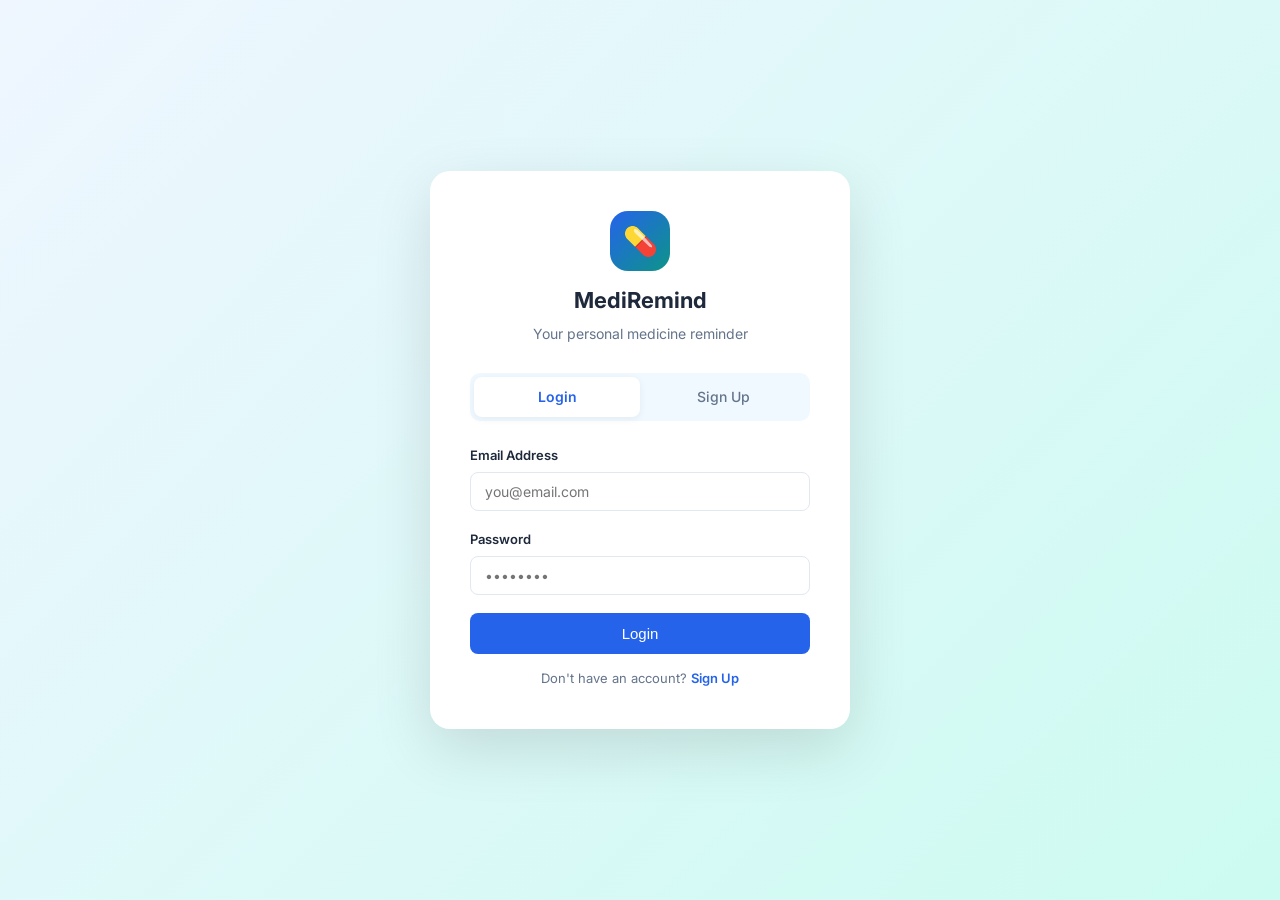
<file: frontend/index.html>
<!DOCTYPE html>
<html lang="en">
<head>
  <meta charset="UTF-8" />
  <meta name="viewport" content="width=device-width, initial-scale=1.0" />
  <title>MediRemind – Login</title>
  <link rel="stylesheet" href="style.css" />
  <style>
    /* tiny override – center the icon inside the card */
    .auth-logo .logo-icon { color: #fff; }
  </style>
</head>
<body class="auth-page">

  <div class="auth-card">

    <!-- Logo -->
    <div class="auth-logo">
      <div class="logo-icon">💊</div>
      <h1>MediRemind</h1>
      <p>Your personal medicine reminder</p>
    </div>

    <!-- Tabs -->
    <div class="auth-tabs">
      <div class="auth-tab active" id="tab-login" onclick="switchTab('login')">Login</div>
      <div class="auth-tab"        id="tab-signup" onclick="switchTab('signup')">Sign Up</div>
    </div>

    <!-- Error message -->
    <div class="error-msg" id="error-msg"></div>

    <!-- ── Login Form ── -->
    <form class="auth-form active" id="form-login" onsubmit="handleLogin(event)">
      <div class="form-group">
        <label for="login-email">Email Address</label>
        <input class="form-control" id="login-email" type="email" placeholder="you@email.com" required />
      </div>
      <div class="form-group">
        <label for="login-password">Password</label>
        <input class="form-control" id="login-password" type="password" placeholder="••••••••" required />
      </div>
      <button type="submit" class="btn btn-primary btn-full" id="login-btn">
        Login
      </button>
      <p style="text-align:center;margin-top:14px;font-size:13px;color:var(--muted)">
        Don't have an account?
        <a href="#" onclick="switchTab('signup')" style="color:var(--primary);font-weight:600">Sign Up</a>
      </p>
    </form>

    <!-- ── Signup Form ── -->
    <form class="auth-form" id="form-signup" onsubmit="handleSignup(event)">
      <div class="form-group">
        <label for="signup-name">Full Name</label>
        <input class="form-control" id="signup-name" type="text" placeholder="John Doe" required />
      </div>
      <div class="form-group">
        <label for="signup-email">Email Address</label>
        <input class="form-control" id="signup-email" type="email" placeholder="you@email.com" required />
      </div>
      <div class="form-group">
        <label for="signup-password">Password</label>
        <input class="form-control" id="signup-password" type="password" placeholder="min 6 characters" minlength="6" required />
      </div>
      <button type="submit" class="btn btn-primary btn-full" id="signup-btn">
        Create Account
      </button>
      <p style="text-align:center;margin-top:14px;font-size:13px;color:var(--muted)">
        Already have an account?
        <a href="#" onclick="switchTab('login')" style="color:var(--primary);font-weight:600">Login</a>
      </p>
    </form>

  </div><!-- /auth-card -->

  <script>
    const API = (window.location.protocol === "file:" || ((window.location.hostname === "localhost" || window.location.hostname === "127.0.0.1") && window.location.port !== "8000"))
      ? "http://127.0.0.1:8000"
      : window.location.origin;

    // Redirect if already logged in
    if (localStorage.getItem("token")) {
      window.location.href = "dashboard.html";
    }

    /* ── Tab switching ── */
    function switchTab(tab) {
      document.getElementById("tab-login").classList.toggle("active",  tab === "login");
      document.getElementById("tab-signup").classList.toggle("active", tab === "signup");
      document.getElementById("form-login").classList.toggle("active",  tab === "login");
      document.getElementById("form-signup").classList.toggle("active", tab === "signup");
      hideError();
    }

    function showError(msg) {
      const el = document.getElementById("error-msg");
      el.textContent = msg;
      el.style.display = "block";
    }
    function hideError() {
      document.getElementById("error-msg").style.display = "none";
    }

    /* ── Login ── */
    async function handleLogin(e) {
      e.preventDefault();
      hideError();
      const btn = document.getElementById("login-btn");
      btn.textContent = "Logging in…";
      btn.disabled = true;

      const email    = document.getElementById("login-email").value.trim();
      const password = document.getElementById("login-password").value;

      try {
        const res  = await fetch(`${API}/login`, {
          method: "POST",
          headers: { "Content-Type": "application/json" },
          body: JSON.stringify({ email, password }),
        });
        const data = await res.json();
        if (!res.ok) throw new Error(data.detail || "Login failed");

        // Save user info to localStorage
        localStorage.setItem("token",    data.token);
        localStorage.setItem("user_id",  data.user_id);
        localStorage.setItem("username", data.username);

        window.location.href = "dashboard.html";
      } catch (err) {
        showError(err.message);
      } finally {
        btn.textContent = "Login";
        btn.disabled = false;
      }
    }

    /* ── Signup ── */
    async function handleSignup(e) {
      e.preventDefault();
      hideError();
      const btn = document.getElementById("signup-btn");
      btn.textContent = "Creating account…";
      btn.disabled = true;

      const username = document.getElementById("signup-name").value.trim();
      const email    = document.getElementById("signup-email").value.trim();
      const password = document.getElementById("signup-password").value;

      try {
        const res  = await fetch(`${API}/signup`, {
          method: "POST",
          headers: { "Content-Type": "application/json" },
          body: JSON.stringify({ username, email, password }),
        });
        const data = await res.json();
        if (!res.ok) throw new Error(data.detail || "Signup failed");

        // Auto-login after signup
        localStorage.setItem("token",    data.user_id);
        localStorage.setItem("user_id",  data.user_id);
        localStorage.setItem("username", data.username);

        window.location.href = "dashboard.html";
      } catch (err) {
        showError(err.message);
      } finally {
        btn.textContent = "Create Account";
        btn.disabled = false;
      }
    }
  </script>

</body>
</html>
</file>
<file: frontend/style.css>
/* =============================================
   Medicine Reminder – Global Stylesheet
   Healthcare theme: Light bg + Blue/Teal accents
   ============================================= */

/* ── Google Font ── */
@import url('https://fonts.googleapis.com/css2?family=Inter:wght@300;400;500;600;700&display=swap');

/* ── CSS Variables ── */
:root {
  --primary:       #2563eb;   /* blue-600   */
  --primary-dark:  #1d4ed8;   /* blue-700   */
  --teal:          #0d9488;   /* teal-600   */
  --teal-light:    #ccfbf1;   /* teal-100   */
  --bg:            #f0f9ff;   /* sky-50     */
  --surface:       #ffffff;
  --border:        #e2e8f0;
  --text:          #1e293b;   /* slate-800  */
  --muted:         #64748b;   /* slate-500  */
  --success:       #16a34a;
  --warning:       #d97706;
  --danger:        #dc2626;
  --radius:        12px;
  --shadow:        0 4px 20px rgba(0,0,0,.08);
  --shadow-sm:     0 2px 8px  rgba(0,0,0,.06);
}

/* ── Reset & Base ── */
*, *::before, *::after { box-sizing: border-box; margin: 0; padding: 0; }

body {
  font-family: 'Inter', sans-serif;
  background: var(--bg);
  color: var(--text);
  min-height: 100vh;
  line-height: 1.6;
}

a { text-decoration: none; color: inherit; }
ul { list-style: none; }
img { max-width: 100%; }

/* ── Layout ── */
.container   { max-width: 1100px; margin: 0 auto; padding: 0 20px; }
.page-wrapper { display: flex; min-height: 100vh; }

/* ── Sidebar ── */
.sidebar {
  width: 240px;
  background: var(--surface);
  border-right: 1px solid var(--border);
  display: flex;
  flex-direction: column;
  position: fixed;
  top: 0; left: 0;
  height: 100vh;
  z-index: 100;
  box-shadow: var(--shadow-sm);
}

.sidebar-brand {
  display: flex;
  align-items: center;
  gap: 10px;
  padding: 24px 20px 20px;
  border-bottom: 1px solid var(--border);
}

.sidebar-brand .brand-icon {
  width: 38px; height: 38px;
  background: linear-gradient(135deg, var(--primary), var(--teal));
  border-radius: 10px;
  display: flex; align-items: center; justify-content: center;
  font-size: 18px;
}

.sidebar-brand h1 {
  font-size: 15px;
  font-weight: 700;
  color: var(--text);
  line-height: 1.2;
}
.sidebar-brand span { color: var(--primary); }

.sidebar-nav { flex: 1; padding: 16px 12px; }

.nav-item {
  display: flex;
  align-items: center;
  gap: 10px;
  padding: 11px 14px;
  border-radius: 10px;
  color: var(--muted);
  font-size: 14px;
  font-weight: 500;
  transition: background .2s, color .2s;
  cursor: pointer;
  margin-bottom: 4px;
}
.nav-item:hover  { background: var(--bg);  color: var(--primary); }
.nav-item.active { background: #eff6ff;    color: var(--primary); font-weight: 600; }

.nav-item .icon { font-size: 16px; width: 20px; text-align: center; }

.sidebar-footer {
  padding: 16px;
  border-top: 1px solid var(--border);
}

.user-info {
  display: flex;
  align-items: center;
  gap: 10px;
  padding: 10px 12px;
  background: var(--bg);
  border-radius: 10px;
}
.user-avatar {
  width: 34px; height: 34px;
  background: linear-gradient(135deg, var(--primary), var(--teal));
  border-radius: 50%;
  display: flex; align-items: center; justify-content: center;
  color: #fff; font-size: 13px; font-weight: 600;
}
.user-name  { font-size: 13px; font-weight: 600; }
.user-email { font-size: 11px; color: var(--muted); }

/* ── Main Content ── */
.main-content {
  margin-left: 240px;
  flex: 1;
  padding: 30px;
  min-height: 100vh;
}

.page-header {
  margin-bottom: 28px;
}
.page-header h2 { font-size: 24px; font-weight: 700; color: var(--text); }
.page-header p  { color: var(--muted); font-size: 14px; margin-top: 4px; }

/* ── Cards ── */
.card {
  background: var(--surface);
  border-radius: var(--radius);
  box-shadow: var(--shadow);
  padding: 24px;
  border: 1px solid var(--border);
}

/* ── Stats Grid ── */
.stats-grid {
  display: grid;
  grid-template-columns: repeat(auto-fit, minmax(210px, 1fr));
  gap: 18px;
  margin-bottom: 28px;
}

.stat-card {
  background: var(--surface);
  border-radius: var(--radius);
  padding: 22px;
  display: flex;
  align-items: center;
  gap: 16px;
  box-shadow: var(--shadow-sm);
  border: 1px solid var(--border);
  transition: transform .2s, box-shadow .2s;
}
.stat-card:hover { transform: translateY(-2px); box-shadow: var(--shadow); }

.stat-icon {
  width: 52px; height: 52px;
  border-radius: 14px;
  display: flex; align-items: center; justify-content: center;
  font-size: 22px;
}
.stat-icon.blue  { background: #eff6ff; }
.stat-icon.teal  { background: var(--teal-light); }
.stat-icon.green { background: #dcfce7; }
.stat-icon.amber { background: #fef9c3; }

.stat-value { font-size: 28px; font-weight: 700; color: var(--text); }
.stat-label { font-size: 13px; color: var(--muted); }

/* ── Table ── */
.table-wrapper { overflow-x: auto; }
table { width: 100%; border-collapse: collapse; }
thead th {
  text-align: left;
  padding: 12px 16px;
  background: var(--bg);
  color: var(--muted);
  font-size: 12px;
  font-weight: 600;
  text-transform: uppercase;
  letter-spacing: .5px;
  border-bottom: 1px solid var(--border);
}
tbody td {
  padding: 14px 16px;
  font-size: 14px;
  border-bottom: 1px solid var(--border);
  vertical-align: middle;
}
tbody tr:last-child td { border-bottom: none; }
tbody tr:hover { background: #f8fafc; }

/* ── Buttons ── */
.btn {
  display: inline-flex;
  align-items: center;
  gap: 6px;
  padding: 9px 18px;
  border-radius: 8px;
  font-size: 14px;
  font-weight: 500;
  cursor: pointer;
  border: none;
  transition: all .2s;
}

.btn-primary  { background: var(--primary); color: #fff; }
.btn-primary:hover { background: var(--primary-dark); }

.btn-teal  { background: var(--teal); color: #fff; }
.btn-teal:hover { background: #0f766e; }

.btn-success { background: var(--success); color: #fff; }
.btn-success:hover { background: #15803d; }

.btn-warning { background: var(--warning); color: #fff; }
.btn-warning:hover { background: #b45309; }

.btn-danger  { background: var(--danger); color: #fff; }
.btn-danger:hover { background: #b91c1c; }

.btn-outline {
  background: transparent;
  border: 1.5px solid var(--border);
  color: var(--text);
}
.btn-outline:hover { background: var(--bg); }

.btn-sm { padding: 6px 12px; font-size: 13px; }
.btn-full { width: 100%; justify-content: center; padding: 12px; font-size: 15px; }

/* ── Forms ── */
.form-group { margin-bottom: 18px; }
.form-group label { display: block; font-size: 13px; font-weight: 600; margin-bottom: 6px; color: var(--text); }

.form-control {
  width: 100%;
  padding: 10px 14px;
  border: 1.5px solid var(--border);
  border-radius: 8px;
  font-size: 14px;
  font-family: inherit;
  color: var(--text);
  background: var(--surface);
  transition: border-color .2s, box-shadow .2s;
  outline: none;
}
.form-control:focus {
  border-color: var(--primary);
  box-shadow: 0 0 0 3px rgba(37,99,235,.15);
}

.form-grid { display: grid; grid-template-columns: 1fr 1fr; gap: 0 18px; }

/* ── Schedule Cards ── */
.schedule-list { display: flex; flex-direction: column; gap: 12px; }

.schedule-card {
  background: var(--surface);
  border: 1px solid var(--border);
  border-radius: 12px;
  padding: 16px 20px;
  display: flex;
  align-items: center;
  gap: 16px;
  box-shadow: var(--shadow-sm);
  transition: transform .2s;
}
.schedule-card:hover { transform: translateX(4px); }

.schedule-time {
  min-width: 70px;
  font-size: 15px;
  font-weight: 700;
  color: var(--primary);
  text-align: center;
}
.schedule-divider { width: 1px; height: 40px; background: var(--border); }

.schedule-info { flex: 1; }
.schedule-name   { font-size: 15px; font-weight: 600; }
.schedule-dosage { font-size: 13px; color: var(--muted); margin-top: 2px; }

.schedule-actions { display: flex; gap: 8px; }

.badge {
  display: inline-block;
  padding: 3px 10px;
  border-radius: 20px;
  font-size: 12px;
  font-weight: 600;
}
.badge-success { background: #dcfce7; color: var(--success); }
.badge-warning { background: #fef9c3; color: var(--warning); }
.badge-danger  { background: #fee2e2; color: var(--danger); }
.badge-info    { background: #eff6ff; color: var(--primary); }

/* ── Auth Page ── */
.auth-page {
  display: flex;
  justify-content: center;
  align-items: center;
  min-height: 100vh;
  background: linear-gradient(135deg, #eff6ff 0%, #ccfbf1 100%);
}

.auth-card {
  background: var(--surface);
  border-radius: 20px;
  padding: 40px;
  width: 100%;
  max-width: 420px;
  box-shadow: 0 20px 60px rgba(0,0,0,.12);
}

.auth-logo {
  text-align: center;
  margin-bottom: 28px;
}
.auth-logo .logo-icon {
  width: 60px; height: 60px;
  background: linear-gradient(135deg, var(--primary), var(--teal));
  border-radius: 18px;
  display: flex; align-items: center; justify-content: center;
  font-size: 28px;
  margin: 0 auto 12px;
}
.auth-logo h1 { font-size: 22px; font-weight: 700; }
.auth-logo p  { color: var(--muted); font-size: 14px; margin-top: 4px; }

.auth-tabs {
  display: flex;
  background: var(--bg);
  border-radius: 10px;
  padding: 4px;
  margin-bottom: 24px;
}
.auth-tab {
  flex: 1;
  text-align: center;
  padding: 9px;
  border-radius: 8px;
  font-size: 14px;
  font-weight: 500;
  cursor: pointer;
  transition: all .2s;
  color: var(--muted);
}
.auth-tab.active {
  background: var(--surface);
  color: var(--primary);
  font-weight: 600;
  box-shadow: var(--shadow-sm);
}

.auth-form { display: none; }
.auth-form.active { display: block; }

.error-msg {
  background: #fee2e2;
  color: var(--danger);
  padding: 10px 14px;
  border-radius: 8px;
  font-size: 13px;
  margin-bottom: 14px;
  display: none;
}

/* ── Notification Toast ── */
.toast {
  position: fixed;
  top: 24px; right: 24px;
  background: var(--text);
  color: #fff;
  padding: 14px 20px;
  border-radius: 12px;
  font-size: 14px;
  box-shadow: 0 8px 30px rgba(0,0,0,.2);
  z-index: 9999;
  display: flex;
  align-items: center;
  gap: 10px;
  transform: translateX(120%);
  transition: transform .35s cubic-bezier(.34, 1.56, .64, 1);
  max-width: 360px;
}
.toast.show { transform: translateX(0); }
.toast.reminder-toast { background: linear-gradient(135deg, var(--primary), var(--teal)); }
.toast-close { cursor: pointer; opacity: .7; font-size: 16px; margin-left: auto; }

/* ── Modal ── */
.modal-overlay {
  position: fixed; inset: 0;
  background: rgba(0,0,0,.45);
  z-index: 500;
  display: none;
  align-items: center;
  justify-content: center;
}
.modal-overlay.open { display: flex; }

.modal {
  background: var(--surface);
  border-radius: 16px;
  padding: 28px;
  width: 100%;
  max-width: 520px;
  box-shadow: 0 20px 60px rgba(0,0,0,.2);
  position: relative;
}
.modal-header {
  display: flex;
  justify-content: space-between;
  align-items: center;
  margin-bottom: 22px;
}
.modal-title { font-size: 18px; font-weight: 700; }
.modal-close { cursor: pointer; font-size: 20px; color: var(--muted); background: none; border: none; }

/* ── Empty State ── */
.empty-state {
  text-align: center;
  padding: 60px 20px;
  color: var(--muted);
}
.empty-state .empty-icon { font-size: 48px; margin-bottom: 12px; }
.empty-state p { font-size: 14px; }

/* ── Scrollbar ── */
::-webkit-scrollbar { width: 6px; }
::-webkit-scrollbar-track { background: var(--bg); }
::-webkit-scrollbar-thumb { background: var(--border); border-radius: 3px; }

/* ── Responsive ── */
@media (max-width: 768px) {
  .sidebar { transform: translateX(-100%); transition: transform .3s; }
  .sidebar.open { transform: translateX(0); }
  .main-content { margin-left: 0; padding: 16px; }
  .form-grid { grid-template-columns: 1fr; }
  .stats-grid { grid-template-columns: 1fr 1fr; }
}

/* ── Urgent Full-Screen Flashing Alarm Overlay ── */
@keyframes flashScreenEdges {
  0%, 100% {
    background: rgba(15, 23, 42, 0.85);
    box-shadow: inset 0 0 100px rgba(220, 38, 38, 0.45);
  }
  50% {
    background: rgba(127, 29, 29, 0.88);
    box-shadow: inset 0 0 200px rgba(239, 68, 68, 0.85);
  }
}

@keyframes pulseAlarmBorder {
  0%, 100% {
    box-shadow: 0 0 20px rgba(220, 38, 38, 0.6), inset 0 0 15px rgba(220, 38, 38, 0.2);
    border-color: #dc2626;
  }
  50% {
    box-shadow: 0 0 60px rgba(239, 68, 68, 0.95), inset 0 0 30px rgba(239, 68, 68, 0.5);
    border-color: #f87171;
  }
}

@keyframes alarmShake {
  0%, 100% { transform: scale(1); }
  15% { transform: scale(1.02) rotate(-1deg); }
  30% { transform: scale(1.02) rotate(1deg); }
  45% { transform: scale(1.01) rotate(-0.5deg); }
  60% { transform: scale(1.01) rotate(0.5deg); }
}

@keyframes bellRing {
  0%, 100% { transform: rotate(0); }
  10%, 30%, 50%, 70% { transform: rotate(15deg); }
  20%, 40%, 60%, 80% { transform: rotate(-15deg); }
}

.alarm-overlay {
  position: fixed;
  inset: 0;
  z-index: 999999;
  display: none;
  align-items: center;
  justify-content: center;
  padding: 20px;
  animation: flashScreenEdges 1.2s infinite ease-in-out;
  backdrop-filter: blur(8px);
}

.alarm-overlay.active {
  display: flex !important;
}

.alarm-modal {
  background: #ffffff;
  border: 4px solid #dc2626;
  border-radius: 24px;
  max-width: 520px;
  width: 100%;
  padding: 32px 28px;
  text-align: center;
  box-shadow: 0 25px 80px rgba(0, 0, 0, 0.55);
  animation: pulseAlarmBorder 1.2s infinite ease-in-out, alarmShake 1.8s infinite ease-in-out;
  position: relative;
  z-index: 1000000;
}

.alarm-icon-wrap {
  width: 80px;
  height: 80px;
  margin: 0 auto 16px;
  background: #fee2e2;
  border: 3px solid #ef4444;
  border-radius: 50%;
  display: flex;
  align-items: center;
  justify-content: center;
  font-size: 40px;
  animation: bellRing 1.5s infinite ease-in-out;
}

.alarm-badge {
  display: inline-block;
  background: #dc2626;
  color: #fff;
  font-size: 12px;
  font-weight: 800;
  letter-spacing: 1.2px;
  text-transform: uppercase;
  padding: 4px 14px;
  border-radius: 20px;
  margin-bottom: 12px;
}

.alarm-title {
  font-size: 24px;
  font-weight: 800;
  color: #1e293b;
  margin-bottom: 8px;
}

.alarm-subtitle {
  font-size: 14px;
  color: #64748b;
  margin-bottom: 20px;
}

.alarm-med-box {
  background: #f8fafc;
  border: 2px dashed #cbd5e1;
  border-radius: 14px;
  padding: 18px 20px;
  margin-bottom: 24px;
  text-align: left;
}

.alarm-med-name {
  font-size: 20px;
  font-weight: 800;
  color: #0f172a;
  display: flex;
  align-items: center;
  gap: 8px;
}

.alarm-med-meta {
  margin-top: 6px;
  font-size: 14px;
  color: #475569;
  display: flex;
  flex-wrap: wrap;
  gap: 16px;
}

.alarm-actions {
  display: flex;
  flex-direction: column;
  gap: 10px;
}

.btn-alarm-take {
  background: #16a34a;
  color: #ffffff;
  border: none;
  font-size: 16px;
  font-weight: 700;
  padding: 14px 24px;
  border-radius: 12px;
  cursor: pointer;
  transition: all .2s ease;
  display: flex;
  align-items: center;
  justify-content: center;
  gap: 8px;
  box-shadow: 0 4px 14px rgba(22, 163, 74, 0.4);
}
.btn-alarm-take:hover {
  background: #15803d;
  transform: translateY(-1px);
}

.alarm-secondary-actions {
  display: flex;
  gap: 10px;
}

.btn-alarm-snooze {
  flex: 1;
  background: #f1f5f9;
  color: #334155;
  border: 1px solid #cbd5e1;
  font-size: 14px;
  font-weight: 600;
  padding: 10px 16px;
  border-radius: 10px;
  cursor: pointer;
}
.btn-alarm-snooze:hover { background: #e2e8f0; }

.btn-alarm-dismiss {
  flex: 1;
  background: transparent;
  color: #64748b;
  border: 1px solid #cbd5e1;
  font-size: 14px;
  font-weight: 600;
  padding: 10px 16px;
  border-radius: 10px;
  cursor: pointer;
}
.btn-alarm-dismiss:hover { color: #dc2626; border-color: #fca5a5; }
</file>
